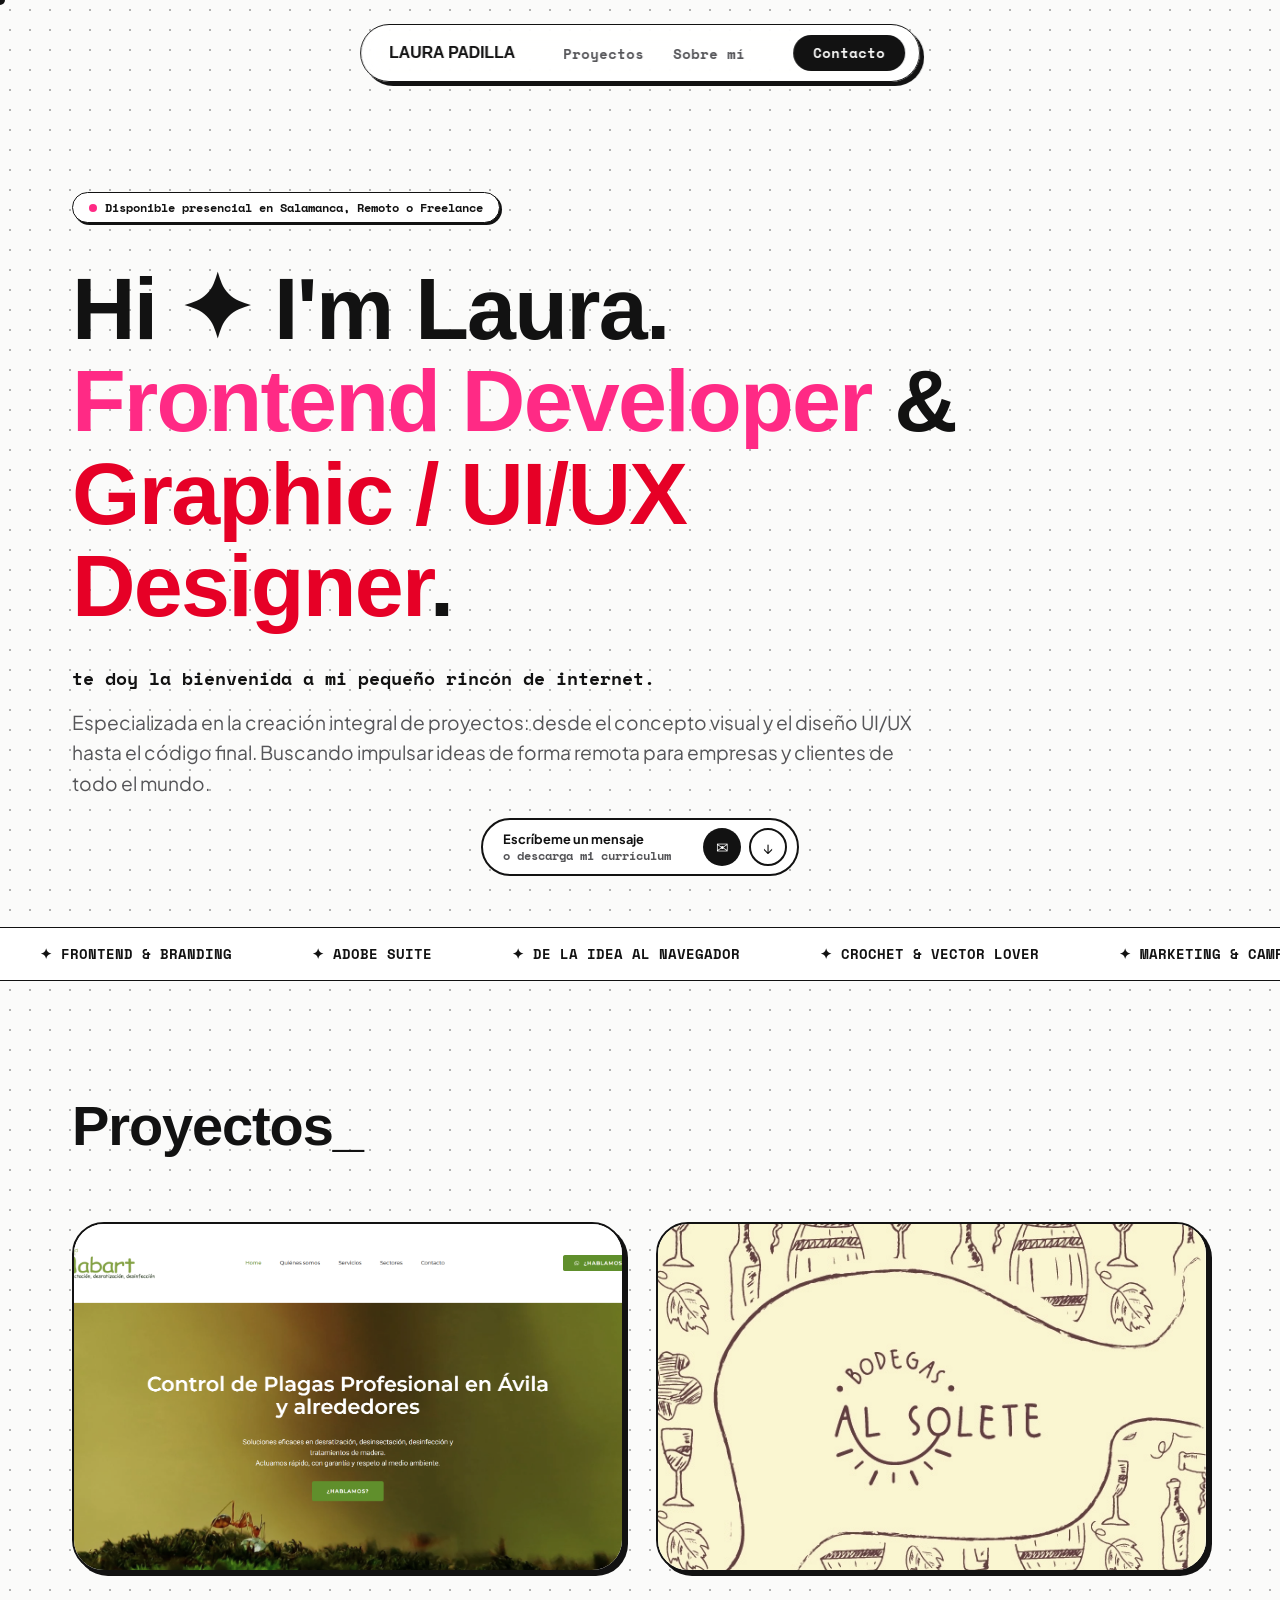
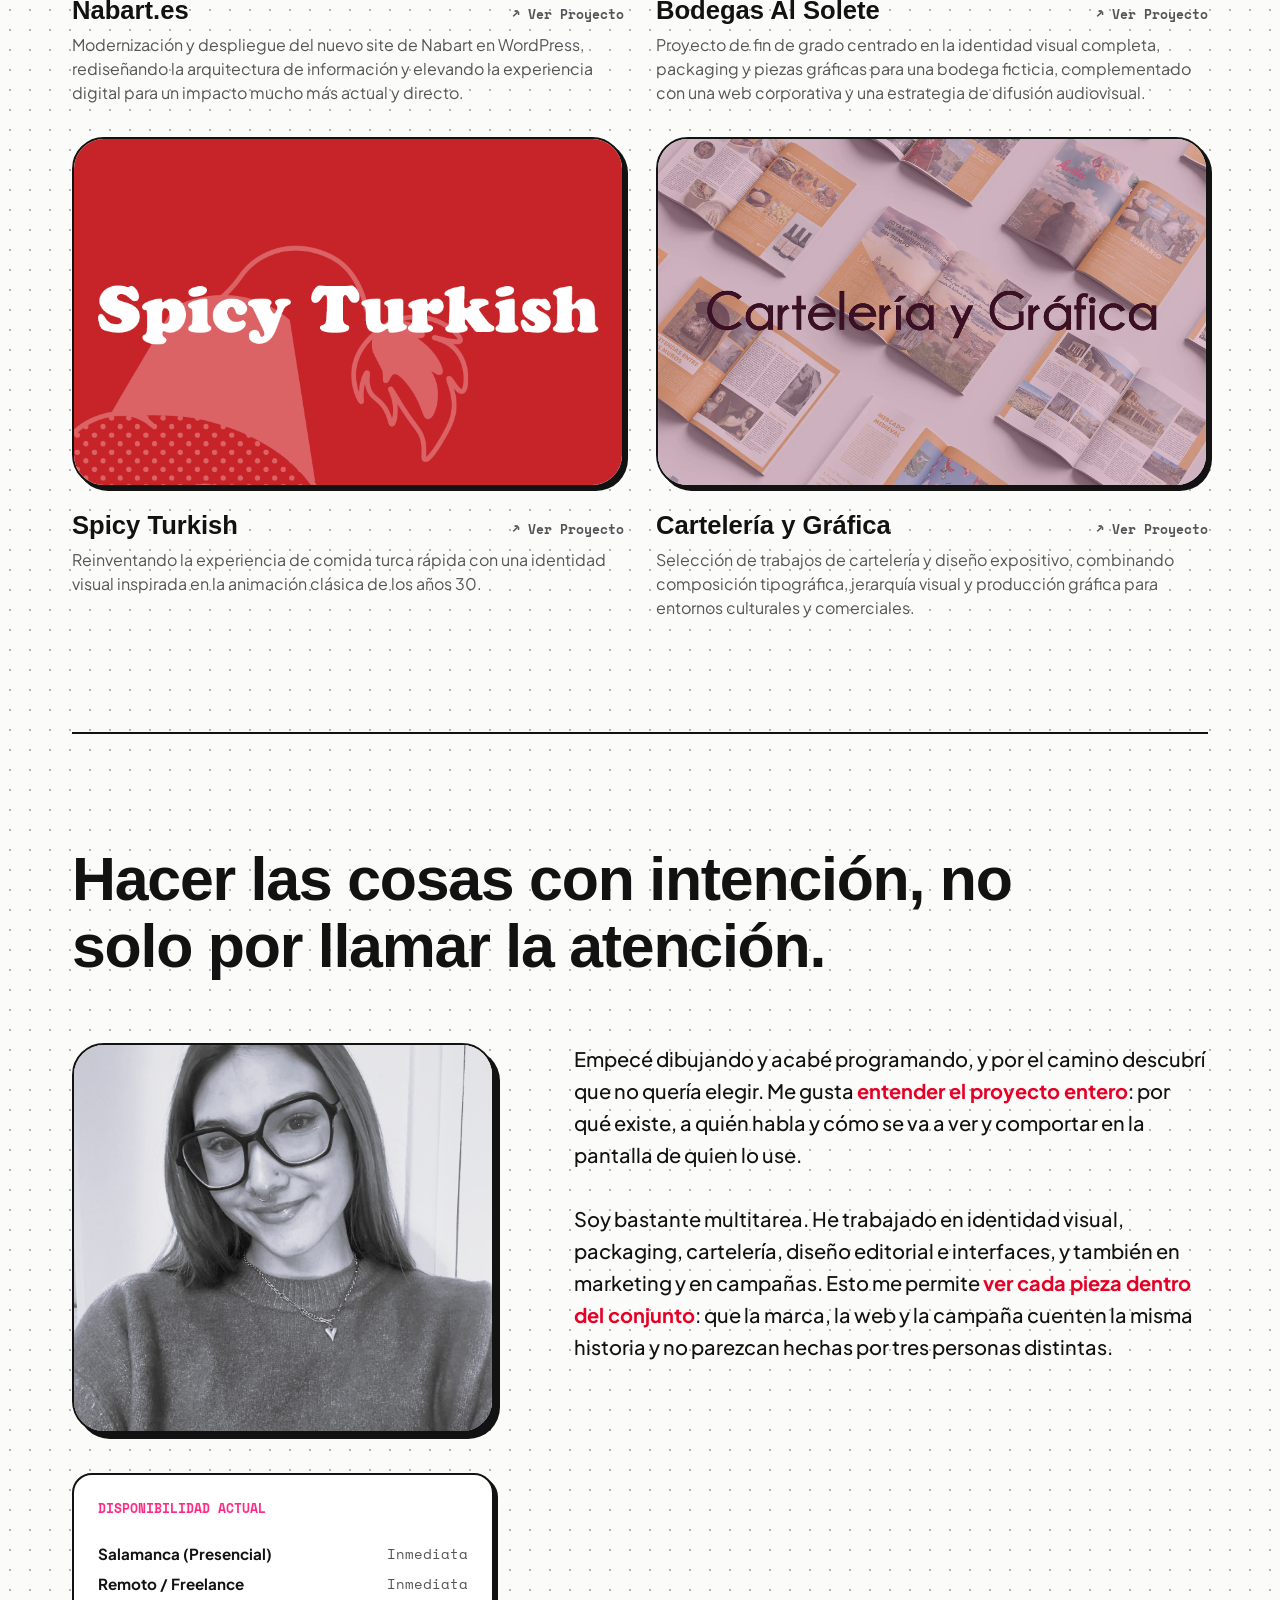
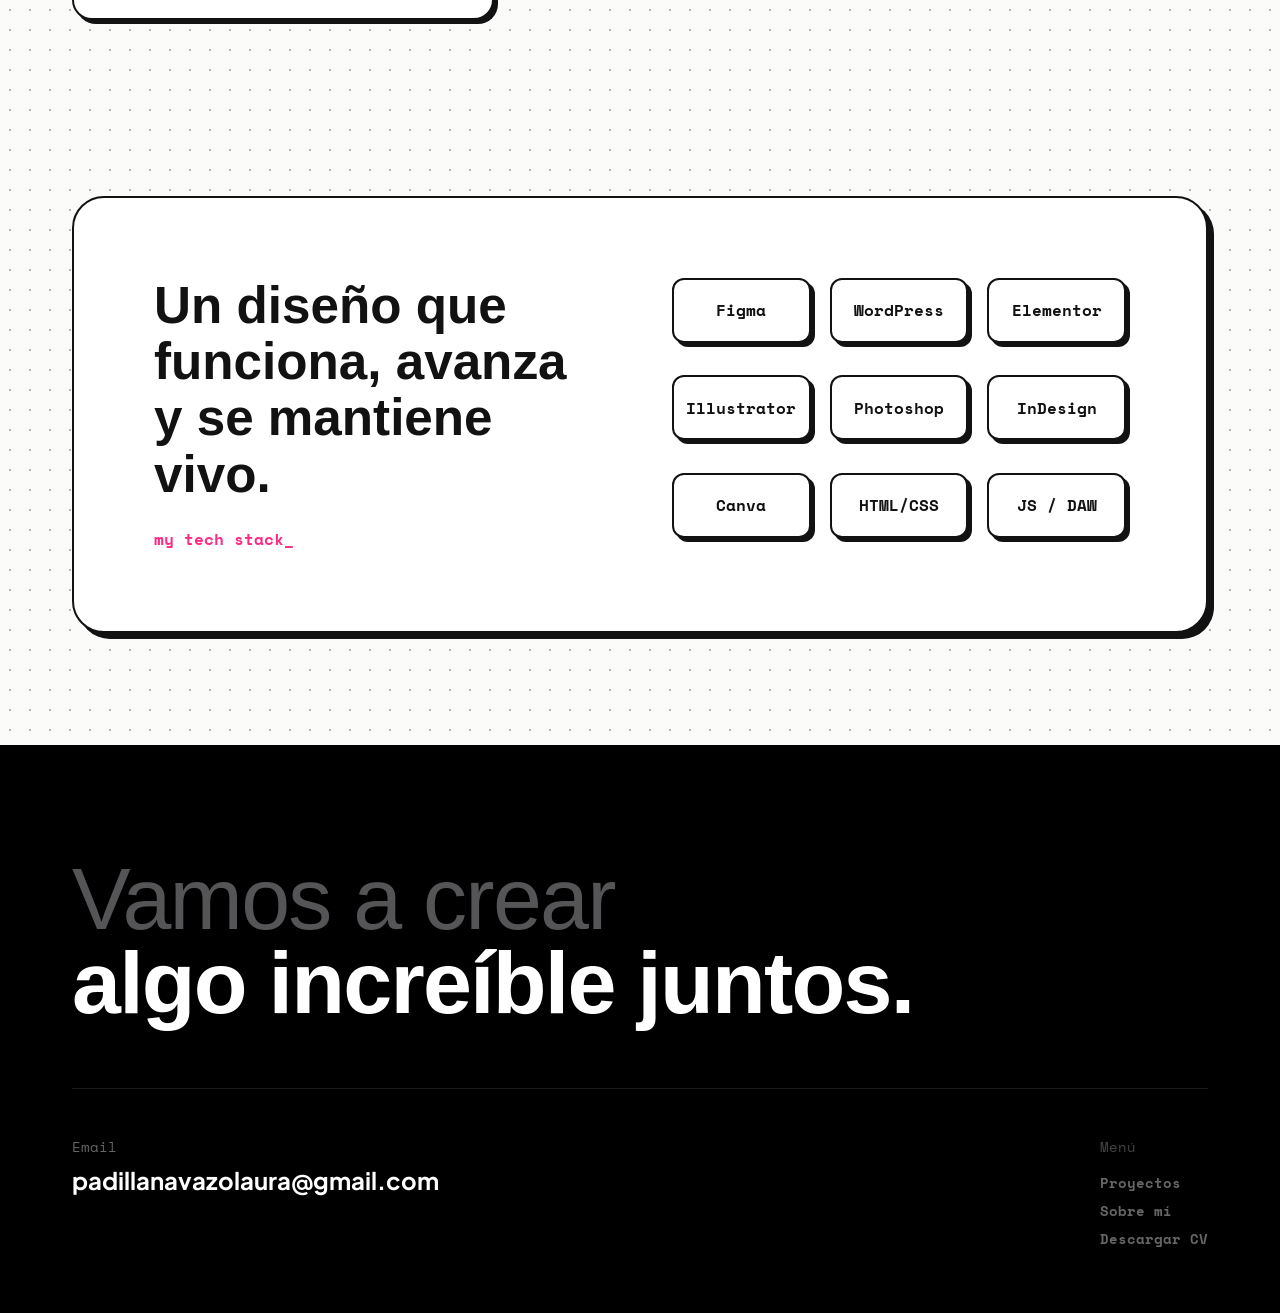
<file: index.html>
<!DOCTYPE html>
<html lang="es">
<head>
    <meta charset="UTF-8">
    <meta name="viewport" content="width=device-width, initial-scale=1.0">
    <title>Laura Padilla | Frontend Developer & Graphic Designer</title>
    <meta name="description" content="Portfolio de Laura Padilla, Frontend Developer y diseñadora gráfica y UI/UX en Salamanca. Webs, identidad visual, cartelería y packaging.">
    <meta property="og:type" content="website">
    <meta property="og:url" content="https://portfolio-laura-padilla.vercel.app/">
    <link rel="canonical" href="https://portfolio-laura-padilla.vercel.app/">
    <meta property="og:image" content="https://portfolio-laura-padilla.vercel.app/img/og-laura.jpg">
    <meta property="og:image:width" content="1200">
    <meta property="og:image:height" content="630">
    <meta name="twitter:card" content="summary_large_image">
    <meta property="og:title" content="Laura Padilla | Frontend Developer & Graphic Designer">
    <meta property="og:description" content="Portfolio de Laura Padilla, Frontend Developer y diseñadora gráfica y UI/UX en Salamanca. Webs, identidad visual, cartelería y packaging.">
    <link rel="icon" href="data:image/svg+xml,%3Csvg xmlns='http://www.w3.org/2000/svg' viewBox='0 0 100 100'%3E%3Ctext y='.9em' font-size='90' fill='%23FF2A85'%3E%E2%9C%A6%3C/text%3E%3C/svg%3E">
    <link href="https://api.fontshare.com/v2/css?f[]=clash-display@500,600,700&display=swap" rel="stylesheet">
    <link href="https://fonts.googleapis.com/css2?family=Plus+Jakarta+Sans:wght@400;500;600;700&family=Space+Mono&display=swap" rel="stylesheet">
    <link rel="stylesheet" href="style.css">
    <style>
        /* Estilos base de la rejilla de proyectos de 2 columnas */
        .clean-projects-columns-container {
            display: grid;
            grid-template-columns: repeat(2, 1fr);
            gap: 2rem;
        }

        /* --- CORRECCIONES FINALES MÓVIL (MENÚ Y SIMETRÍA) --- */
        @media (max-width: 768px) {
            body {
                overflow-x: hidden !important;
                margin: 0 !important;
                padding: 0 !important;
            }

            /* 1. Márgenes laterales estrictamente simétricos */
            .main-wrapper {
                padding-left: 1.25rem !important;
                padding-right: 1.25rem !important;
                width: 100% !important;
                box-sizing: border-box !important;
            }

            /* 2. Menú superior fijo para móvil: centrado, sin salirse y con aire uniforme */
            html {
                scroll-padding-top: 5rem;
            }
            .header-navbar {
                position: fixed !important;
                top: 0.75rem !important;
                left: 50% !important;
                right: auto !important;
                transform: translateX(-50%) !important;
                display: flex !important;
                justify-content: space-between !important;
                align-items: center !important;
                width: calc(100% - 2.5rem) !important;
                max-width: 100% !important;
                margin: 0 !important;
                padding: 0.6rem 1rem !important;
                box-sizing: border-box !important;
            }
            .nav-logo {
                font-size: 0.95rem !important;
                letter-spacing: -0.5px !important;
            }
            .nav-links {
                gap: 0.75rem !important;
                font-size: 0.75rem !important;
                padding-left: 0 !important;
                margin: 0 !important;
            }
            .nav-links a {
                font-size: 0.75rem !important;
            }
            .btn-connect {
                font-size: 0.75rem !important;
                padding: 6px 12px !important;
            }

            /* 3. Espaciado vertical equilibrado entre secciones */
            .hero-section {
                padding-top: 6rem !important;
                padding-bottom: 1.5rem !important;
            }
            .projects-grid-section, 
            .about-section-layout, 
            .stack-section-layout {
                margin-top: 1.5rem !important;
                margin-bottom: 1.5rem !important;
                padding-top: 1rem !important;
                padding-bottom: 1rem !important;
            }

            /* 4. Barra flotante inferior centrada */
            .floating-message-hub-bar {
                left: 50% !important;
                transform: translateX(-50%) !important;
                width: calc(100% - 2.5rem) !important;
                max-width: 400px !important;
                box-sizing: border-box !important;
                bottom: 1.2rem !important;
            }

            /* 5. Rejilla de proyectos a 1 columna */
            .clean-projects-columns-container {
                grid-template-columns: 1fr !important;
                gap: 1.5rem !important;
            }

            /* 6. Tamaños de títulos proporcionados */
            .hero-section h1, 
            .hero-info-block h1 {
                font-size: 2rem !important;
                line-height: 1.15 !important;
            }
            .about-section-layout h2 {
                font-size: 1.55rem !important;
                line-height: 1.2 !important;
            }
            .stack-title-side h3 {
                font-size: 1.4rem !important;
                line-height: 1.2 !important;
            }

            /* 7. Stack de tecnologías: 3 columnas simétricas y limpias */
            .stack-grid-icons-side {
                display: grid !important;
                grid-template-columns: repeat(3, 1fr) !important;
                gap: 0.4rem !important;
                width: 100% !important;
                box-sizing: border-box !important;
            }
            .icon-box-item {
                width: 100% !important;
                padding: 0.5rem 0.1rem !important;
                font-size: 0.7rem !important;
                box-sizing: border-box !important;
                text-align: center !important;
                border-radius: 10px !important;
                letter-spacing: -0.5px !important;
            }

            /* 8. Corregir el correo electrónico en el footer */
            .footer-contact-details .email-link {
                font-size: 0.92rem !important; 
                word-break: break-all !important; 
                display: inline-block !important;
                max-width: 100% !important;
            }

            /* 9. Centrar foto y tarjeta de disponibilidad */
            .about-split-columns {
                flex-direction: column !important;
                align-items: center !important;
                gap: 2rem !important;
            }
            .about-left-identity-card {
                width: 100% !important;
                display: flex !important;
                flex-direction: column !important;
                align-items: center !important;
            }
            .profile-portrait-frame, .mini-experience-card {
                width: 100% !important;
                max-width: 100% !important;
                box-sizing: border-box !important;
            }

            /* 10. Texto de estado superior */
            .status-pill span:not(.status-dot) {
                display: none !important;
            }
            .status-pill::after {
                content: "Disponible" !important;
                font-weight: 600;
            }
        }

        /* --- MÓVILES ESTRECHOS: el menú no cabe en una fila --- */
        @media (max-width: 480px) {
            /* Los enlaces siguen disponibles en el footer */
            .nav-links {
                display: none !important;
            }
            .footer-contact-details .email-link {
                word-break: normal !important;
                overflow-wrap: anywhere !important;
            }
        }
    </style>
</head>
<body>

    <div class="custom-cursor"></div>

    <!-- Modal de proyectos recolocado de forma limpia al inicio del DOM -->
    <div id="project-modal" class="project-modal-overlay">
        <div class="project-modal-window">
            <button class="modal-close-btn" onclick="closeProject()">×</button>
            <div id="modal-dynamic-content" class="modal-scroll-content"></div>
        </div>
    </div>

    <nav class="header-navbar">
        <a href="#" class="nav-logo">Laura Padilla</a>
        <ul class="nav-links">
            <li><a href="#work">Proyectos</a></li>
            <li><a href="#about">Sobre mí</a></li>
        </ul>
        <a href="#contact" class="btn-connect">Contacto</a>
    </nav>

    <div class="floating-message-hub-bar">
        <div class="msg-bar-text">
            Escríbeme un mensaje
            <span class="msg-bar-subtext">o descarga mi currículum</span>
        </div>
        <div style="display: flex; gap: 8px;">
            <a href="mailto:padillanavazolaura@gmail.com" class="msg-icon-circle-btn" title="Enviar Email">✉</a>
            <a href="CV-Laura-Padilla-Navazo-2026.pdf" class="download-icon-circle-btn" title="Ver o descargar CV" target="_blank" rel="noopener noreferrer">↓</a>
        </div>
    </div>

    <div class="main-wrapper">
        
        <section class="hero-section">
            <div class="hero-info-block">
                <div class="status-pill">
                    <span class="status-dot"></span>
                    <span>Disponible presencial en Salamanca, Remoto o Freelance</span>
                </div>
                <h1>Hi ✦ I'm Laura.<br><span>Frontend Developer</span> & <em>Graphic / UI/UX Designer</em>.</h1>
                <p class="hero-sub-msg">Te doy la bienvenida a mi pequeño rincón de internet.</p>
                <p class="hero-body-text">Especializada en la creación integral de proyectos: desde el concepto visual y el diseño UI/UX hasta el código final. Buscando impulsar ideas de forma remota para empresas y clientes de todo el mundo.</p>
            </div>
        </section>

        <div class="marquee-separator-line">
            <div class="marquee-track-flow">
                <span>✦ FRONTEND & BRANDING </span>
                <span>✦ ADOBE SUITE </span>
                <span>✦ DE LA IDEA AL NAVEGADOR </span>
                <span>✦ CROCHET & VECTOR LOVER </span>
                <span>✦ MARKETING & CAMPAÑAS </span>
                <span>✦ INTERFACES INTUITIVAS </span>
                <span>✦ WEBS A MEDIDA </span>
                <span>✦ FRONTEND & BRANDING </span>
                <span>✦ ADOBE SUITE </span>
                <span>✦ DE LA IDEA AL NAVEGADOR </span>
                <span>✦ CROCHET & VECTOR LOVER </span>
                <span>✦ MARKETING & CAMPAÑAS </span>
                <span>✦ INTERFACES INTUITIVAS </span>
                <span>✦ WEBS A MEDIDA </span>
            </div>
        </div>

        <section class="projects-grid-section" id="work">
            <h2 class="grid-main-headline">Proyectos_</h2>
            
            <div class="clean-projects-columns-container">
                
                <!-- Proyecto 1: Nabart -->
                <div class="symmetric-project-card" onclick="openProject('nabart')">
                    <div class="project-thumbnail-wrapper">
                        <span class="hover-peek-indicator">Ver Caso ↗</span>
                        <img src="img/portadanabart.png" alt="Nabart Web">
                    </div>
                    <div class="project-meta-row">
                        <h3 class="project-name-title">Nabart.es</h3>
                        <span class="inline-peek-action">↗ Ver Proyecto</span>
                    </div>
                    <p class="project-brief-line">Modernización y despliegue del nuevo site de Nabart en WordPress, rediseñando la arquitectura de información y elevando la experiencia digital para un impacto mucho más actual y directo.</p>
                </div>

                <!-- Proyecto 2: Bodegas Al Solete -->
                <div class="symmetric-project-card" onclick="openProject('solete')">
                    <div class="project-thumbnail-wrapper">
                        <span class="hover-peek-indicator">Ver Caso ↗</span>
                        <img src="img/portadaalsolete.webp" alt="Bodegas Al Solete">
                    </div>
                    <div class="project-meta-row">
                        <h3 class="project-name-title">Bodegas Al Solete</h3>
                        <span class="inline-peek-action">↗ Ver Proyecto</span>
                    </div>
                    <p class="project-brief-line">Proyecto de fin de grado centrado en la identidad visual completa, packaging y piezas gráficas para una bodega ficticia, complementado con una web corporativa y una estrategia de difusión audiovisual.</p>
                </div>

                <!-- Proyecto 3: Spicy Turkish -->
                <div class="symmetric-project-card" onclick="openProject('spicyturkish')">
                    <div class="project-thumbnail-wrapper">
                        <span class="hover-peek-indicator">Ver Caso ↗</span>
                        <img src="img/portadaspicy.png" alt="Spicy Turkish">
                    </div>
                    <div class="project-meta-row">
                        <h3 class="project-name-title">Spicy Turkish</h3>
                        <span class="inline-peek-action">↗ Ver Proyecto</span>
                    </div>
                    <p class="project-brief-line">Reinventando la experiencia de comida turca rápida con una identidad visual inspirada en la animación clásica de los años 30.</p>
                </div>

                <!-- Proyecto 4: Cartelería -->
                <div class="symmetric-project-card" onclick="openProject('carteleria')">
                    <div class="project-thumbnail-wrapper">
                        <span class="hover-peek-indicator">Ver Caso ↗</span>
                        <img src="img/portadacarteleria.webp" alt="Proyectos de Cartelería">
                    </div>
                    <div class="project-meta-row">
                        <h3 class="project-name-title">Cartelería y Gráfica</h3>
                        <span class="inline-peek-action">↗ Ver Proyecto</span>
                    </div>
                    <p class="project-brief-line">Selección de trabajos de cartelería y diseño expositivo, combinando composición tipográfica, jerarquía visual y producción gráfica para entornos culturales y comerciales.</p>
                </div>

            </div>
        </section>

        <section class="about-section-layout" id="about">
            <h2>Hacer las cosas con intención, no solo por llamar la atención.</h2>
            
            <div class="about-split-columns">
                
                <div class="about-left-identity-card">
                    <div class="profile-portrait-frame">
                        <img src="img/laura-bw.jpeg" alt="Laura Padilla - Diseñadora" class="bw-portrait">
                        <img src="img/laura-color.jpg" alt="Laura Padilla - Desarrolladora" class="color-portrait">
                    </div>

                    <div class="mini-experience-card">
                        <div class="exp-label-title">Disponibilidad Actual</div>
                        <div class="exp-row-item">
                            <span class="exp-role-name">Salamanca (Presencial)</span>
                            <span class="exp-timeline">Inmediata</span>
                        </div>
                        <div class="exp-row-item">
                            <span class="exp-role-name">Remoto / Freelance</span>
                            <span class="exp-timeline">Inmediata</span>
                        </div>
                    </div>
                </div>

                <div class="about-right-narrative-block">
                    <p>Empecé dibujando y acabé programando, y por el camino descubrí que no quería elegir. Me gusta <strong>entender el proyecto entero</strong>: por qué existe, a quién habla y cómo se va a ver y comportar en la pantalla de quien lo use.</p>
                    <p>Soy bastante multitarea. He trabajado en identidad visual, packaging, cartelería, diseño editorial e interfaces, y también en marketing y en campañas. Esto me permite <strong>ver cada pieza dentro del conjunto</strong>: que la marca, la web y la campaña cuenten la misma historia y no parezcan hechas por tres personas distintas.</p>
                </div>

            </div>
        </section>

        <section class="stack-section-layout">
            <div class="stack-title-side">
                <h3>Un diseño que funciona, avanza y se mantiene vivo.</h3>
                <p>my tech stack_</p>
            </div>
            <div class="stack-grid-icons-side">
                <div class="icon-box-item">Figma</div>
                <div class="icon-box-item">WordPress</div>
                <div class="icon-box-item">Elementor</div>
                <div class="icon-box-item">Illustrator</div>
                <div class="icon-box-item">Photoshop</div>
                <div class="icon-box-item">InDesign</div>
                <div class="icon-box-item">Canva</div>
                <div class="icon-box-item">HTML/CSS</div>
                <div class="icon-box-item">JS / DAW</div>
            </div>
        </section>

        <footer class="blackout-footer-block" id="contact">
            <div class="blackout-inner-content">
                <h2><span>Vamos a crear</span> algo increíble juntos.</h2>
                
                <div class="footer-columns-links-row">
                    <div class="footer-contact-details">
                        <p>Email</p>
                        <a href="mailto:padillanavazolaura@gmail.com" class="email-link">padillanavazolaura@gmail.com</a>
                    </div>
                    <div class="footer-mini-nav-links">
                        <p style="font-family: var(--font-mono); font-size: 0.85rem; color: #444; margin-bottom: 0.5rem;">Menú</p>
                        <a href="#work">Proyectos</a>
                        <a href="#about">Sobre mí</a>
                        <a href="CV-Laura-Padilla-Navazo-2026.pdf" target="_blank" rel="noopener noreferrer">Descargar CV</a>
                    </div>
                </div>
            </div>
        </footer>

    </div>

    <script src="main.js"></script>
    <div id="videoLightbox" class="video-lightbox-overlay" onclick="closeVideoModal()">
        <div class="video-lightbox-content" onclick="event.stopPropagation()">
            <button class="close-lightbox-btn" onclick="closeVideoModal()">✕</button>
            <div class="ratio-box-169">
                <iframe id="lightboxIframe" src="" allow="autoplay; fullscreen; picture-in-picture"></iframe>
            </div>
        </div>
    </div>

</body>
</html>
</file>
<file: style.css>
:root {
    --bg-color: #FBFBFA;
    --text-color: #121212;
    --text-muted: #555558;
    --accent-color: #FF2A85;   /* Tu rosa potente */
    --secondary-color: #E60026; /* Tu rojo vibrante */
    --border-light: rgba(18, 18, 18, 0.08);
    --font-title: 'Clash Display', sans-serif;
    --font-body: 'Plus Jakarta Sans', sans-serif;
    --font-mono: 'Space Mono', monospace;
}

* { 
    box-sizing: border-box; 
    margin: 0; 
    padding: 0; 
}

html {
    scroll-behavior: smooth;
}

body {
    background-color: var(--bg-color);
    background-image: radial-gradient(rgba(71, 71, 71, 0.4) 1px, transparent 1px);
    background-size: 20px 20px;
    color: var(--text-color);
    font-family: var(--font-body);
    overflow-x: hidden;
    -webkit-font-smoothing: antialiased;
}

/* Ocultamos el cursor del sistema operativo en toda la web */
html, body, a, button, .icon-box-item, .symmetric-project-card {
    cursor: none !important;
}

/* El punto negro personalizado */
.custom-cursor {
    width: 10px;
    height: 10px;
    background-color: #121212;
    border-radius: 50%;
    position: fixed;
    top: 0;
    left: 0;
    pointer-events: none;
    z-index: 9999;
    transform: translate(-50%, -50%);
    transition: width 0.22s cubic-bezier(0.175, 0.885, 0.32, 1.275), 
                height 0.22s cubic-bezier(0.175, 0.885, 0.32, 1.275), 
                background-color 0.2s ease,
                border-radius 0.2s ease;
}

/* --- NAVBAR FLOTANTE --- */
.header-navbar {
    position: fixed;
    top: 24px;
    left: 50%;
    transform: translateX(-50%);
    background: rgba(255, 255, 255, 0.85);
    border: 1.5px solid var(--text-color);
    backdrop-filter: blur(12px);
    -webkit-backdrop-filter: blur(12px);
    padding: 10px 14px 10px 28px;
    border-radius: 30px;
    display: flex;
    align-items: center;
    gap: 3rem;
    z-index: 100;
    box-shadow: 4px 4px 0px var(--text-color);
}

.nav-logo { 
    font-family: var(--font-title); 
    font-weight: 700; 
    font-size: 1rem; 
    letter-spacing: -0.01em; 
    text-transform: uppercase;
    text-decoration: none;
    color: var(--text-color);
    transition: color 0.2s;
}
.nav-logo:hover { color: var(--accent-color); }

.nav-links { display: flex; gap: 1.8rem; list-style: none; }
.nav-links a { text-decoration: none; color: var(--text-muted); font-size: 0.85rem; font-weight: 600; transition: color 0.2s; font-family: var(--font-mono); }
.nav-links a:hover { color: var(--accent-color); }

.btn-connect { background: var(--text-color); color: var(--bg-color); padding: 8px 20px; border-radius: 20px; text-decoration: none; font-size: 0.85rem; font-weight: 600; transition: all 0.2s; font-family: var(--font-mono); }
.btn-connect:hover { background: var(--accent-color); color: white; }

.main-wrapper { max-width: 1200px; margin: 0 auto; padding: 0 2rem; }

/* --- HERO --- */
.hero-section {
    padding: 12rem 0 6rem 0;
    display: flex;
    flex-direction: column;
    align-items: flex-start;
    text-align: left;
}

.hero-info-block { width: 100%; max-width: 1000px; }
.status-pill { display: inline-flex; align-items: center; gap: 8px; background: white; border: 1.5px solid var(--text-color); padding: 6px 16px; border-radius: 20px; font-size: 0.75rem; font-weight: 700; color: var(--text-color); font-family: var(--font-mono); box-shadow: 2px 2px 0px var(--text-color); margin-bottom: 2.5rem; }
.status-dot { width: 8px; height: 8px; background-color: var(--accent-color); border-radius: 50%; animation: pulse 2s infinite; }

@keyframes pulse { 0% { transform: scale(0.9); opacity: 1; } 50% { transform: scale(1.2); opacity: 0.5; } 100% { transform: scale(0.9); opacity: 1; } }

.hero-info-block h1 { font-family: var(--font-title); font-size: 5.5rem; font-weight: 700; line-height: 1.05; letter-spacing: -0.02em; margin-bottom: 2rem; }
.hero-info-block h1 span { color: var(--accent-color); }
.hero-info-block h1 em { font-style: normal; color: var(--secondary-color); }

.hero-sub-msg { font-family: var(--font-mono); font-size: 1.1rem; color: var(--text-color); font-weight: 600; margin-bottom: 1rem; text-transform: lowercase; }
.hero-body-text { font-size: 1.2rem; color: var(--text-muted); line-height: 1.6; max-width: 85%; }

/* --- MARQUEE --- */
.marquee-separator-line {
    width: 100vw; margin-left: calc(-50vw + 50%); border-top: 1.5px solid var(--text-color); border-bottom: 1.5px solid var(--text-color); padding: 1rem 0; overflow: hidden; background: white; display: flex; margin-top: 2rem;
}
.marquee-track-flow { display: flex; white-space: nowrap; animation: marqueeAnimation linear infinite 25s; }
.marquee-track-flow span { font-family: var(--font-mono); font-size: 0.85rem; font-weight: 700; color: var(--text-color); padding: 0 2.5rem; }

@keyframes marqueeAnimation { 0% { transform: translateX(0%); } 100% { transform: translateX(-50%); } }

/* --- PROYECTOS --- */
.projects-grid-section { padding: 7rem 0; }
.grid-main-headline { font-family: var(--font-title); font-size: 3.5rem; font-weight: 700; margin-bottom: 4rem; letter-spacing: -0.02em; }

.clean-projects-columns-container { display: grid; grid-template-columns: repeat(2, 1fr); gap: 4rem 3rem; }
.symmetric-project-card { display: flex; flex-direction: column; color: inherit; }

.project-thumbnail-wrapper { 
    width: 100%; height: 350px; border-radius: 32px; overflow: hidden; background: white; position: relative; margin-bottom: 1.5rem; 
    border: 2px solid var(--text-color); box-shadow: 4px 4px 0px var(--text-color);
    transition: all 0.4s cubic-bezier(0.25, 1, 0.2, 1);
}
.project-thumbnail-wrapper img { width: 100%; height: 100%; object-fit: cover; filter: grayscale(20%); transition: transform 0.5s ease; }

.symmetric-project-card:hover .project-thumbnail-wrapper { border-color: var(--accent-color); box-shadow: 8px 8px 0px var(--secondary-color); transform: translateY(-4px); }
.symmetric-project-card:hover .project-thumbnail-wrapper img { transform: scale(1.03); filter: grayscale(0%); }

.hover-peek-indicator { position: absolute; top: 20px; right: 20px; background: var(--text-color); color: white; font-family: var(--font-mono); padding: 6px 14px; border-radius: 20px; font-size: 0.75rem; font-weight: bold; opacity: 0; transform: translateY(5px); transition: all 0.3s ease; }
.symmetric-project-card:hover .hover-peek-indicator { opacity: 1; transform: translateY(0); background: var(--accent-color); }

.project-meta-row { display: flex; justify-content: space-between; align-items: baseline; margin-bottom: 0.5rem; }
.project-name-title { font-family: var(--font-title); font-size: 1.6rem; font-weight: 700; transition: color 0.2s; }
.symmetric-project-card:hover .project-name-title { color: var(--accent-color); }
.inline-peek-action { font-family: var(--font-mono); font-size: 0.8rem; color: var(--text-muted); font-weight: bold; }
.project-brief-line { font-size: 1rem; color: var(--text-muted); line-height: 1.5; }

/* --- ABOUT (SOBRE MÍ) --- */
.about-section-layout { padding: 7rem 0; border-top: 2px solid var(--text-color); }
.about-section-layout h2 { font-family: var(--font-title); font-size: 3.8rem; font-weight: 700; line-height: 1.1; margin-bottom: 4rem; letter-spacing: -0.02em; max-width: 85%; }

.about-split-columns { display: flex; gap: 5rem; align-items: flex-start; }
.about-left-identity-card { flex: 0.8; display: flex; flex-direction: column; gap: 2.5rem; }

.profile-portrait-frame { 
    width: 100%; height: 390px; border-radius: 32px; overflow: hidden; background: #eee; position: relative;
    border: 2px solid var(--text-color); box-shadow: 6px 6px 0px var(--text-color);
}

.profile-portrait-frame img { 
    width: 100%; height: 100%; object-fit: cover; position: absolute; top: 0; left: 0;
    transition: opacity 0.5s cubic-bezier(0.25, 1, 0.2, 1), transform 0.5s ease;
}

.bw-portrait { z-index: 2; opacity: 1; }
.color-portrait { z-index: 1; }

.profile-portrait-frame:hover .bw-portrait { opacity: 0; }
.profile-portrait-frame:hover .color-portrait { transform: scale(1.04); }

.mini-experience-card { background: white; border: 2px solid var(--text-color); border-radius: 20px; padding: 1.5rem; box-shadow: 4px 4px 0px var(--text-color); }
.exp-label-title { font-family: var(--font-mono); font-size: 0.8rem; font-weight: 700; color: var(--accent-color); margin-bottom: 1rem; text-transform: uppercase; }
.exp-row-item { display: flex; justify-content: space-between; font-size: 0.95rem; padding-top: 0.6rem; }
.exp-role-name { font-weight: 700; color: var(--text-color); }
.exp-timeline { font-family: var(--font-mono); color: var(--text-muted); font-size: 0.85rem; }

.about-right-narrative-block { flex: 1.2; display: flex; flex-direction: column; gap: 2rem; }
.about-right-narrative-block p { font-size: 1.25rem; line-height: 1.6; color: #121212; font-weight: 500; }
.about-right-narrative-block p strong { font-weight: 700; color: var(--secondary-color); }

/* --- TECH STACK --- */
.stack-section-layout { 
    padding: 5rem; border: 2px solid var(--text-color); border-radius: 32px; display: flex; gap: 4rem; margin: 4rem 0 7rem 0;
    background-color: #ffffff;
    box-shadow: 6px 6px 0px var(--text-color);
}
.stack-title-side { flex: 1; }
.stack-title-side h3 { font-family: var(--font-title); font-size: 3.2rem; font-weight: 700; line-height: 1.1; margin-bottom: 1.5rem; }
.stack-title-side p { font-family: var(--font-mono); font-size: 1rem; color: var(--accent-color); font-weight: bold; }

.stack-grid-icons-side { 
    flex: 1; 
    display: grid; 
    grid-template-columns: repeat(3, 1fr); 
    gap: 1.2rem;                
}

.icon-box-item { 
    height: 65px; 
    background-color: #ffffff !important; 
    border: 2px solid var(--text-color) !important; 
    border-radius: 12px !important; 
    display: flex; 
    align-items: center; 
    justify-content: center; 
    font-family: var(--font-mono); 
    font-weight: 700; 
    font-size: 1rem; 
    color: var(--text-color); 
    box-shadow: 4px 4px 0px var(--text-color) !important; 
    position: relative;
    z-index: 1;
    transition: all 0.2s cubic-bezier(0.25, 1, 0.2, 1);
    pointer-events: auto !important;
}

.icon-box-item:hover {
    color: var(--accent-color) !important;
    border-color: var(--accent-color) !important;
    transform: translate(-2px, -2px);
    box-shadow: 6px 6px 0px var(--text-color) !important;
}

/* --- PÍLDORA FLOTANTE INFERIOR DE CONTACTO --- */
.floating-message-hub-bar {
    position: fixed; 
    bottom: 24px; 
    left: 50%; 
    transform: translateX(-50%); 
    background: white; 
    border: 2px solid var(--text-color); 
    padding: 8px 10px 8px 20px; 
    border-radius: 30px; 
    display: flex; 
    align-items: center; 
    gap: 2rem; 
    z-index: 5000;                
    pointer-events: auto !important; 
}

.msg-bar-text { font-size: 0.8rem; color: var(--text-color); font-weight: 700; display: flex; flex-direction: column; font-family: var(--font-body); }
.msg-bar-subtext { font-size: 0.75rem; color: var(--text-muted); font-family: var(--font-mono); }

.msg-icon-circle-btn { 
    width: 38px; height: 38px; background: var(--text-color); border-radius: 50%; display: flex; align-items: center; justify-content: center; color: white; text-decoration: none; transition: background 0.2s ease; font-size: 0.95rem; 
    pointer-events: auto !important;
}
.msg-icon-circle-btn:hover { background: var(--accent-color); }

.download-icon-circle-btn { 
    width: 38px; height: 38px; background: transparent; border: 2px solid var(--text-color); border-radius: 50%; display: flex; align-items: center; justify-content: center; color: var(--text-color); text-decoration: none; transition: all 0.2s ease; font-size: 0.95rem; 
    pointer-events: auto !important;
}
.download-icon-circle-btn:hover { background: var(--secondary-color); color: white; border-color: var(--secondary-color); }

/* --- FOOTER --- */
.blackout-footer-block { background-color: #000; color: #fff; padding: 7rem 0 4rem 0; width: 100vw; margin-left: calc(-50vw + 50%); }
.blackout-inner-content { max-width: 1200px; margin: 0 auto; padding: 0 2rem; }
.blackout-inner-content h2 { font-family: var(--font-title); font-size: 5.5rem; font-weight: 700; line-height: 0.95; letter-spacing: -0.02em; margin-bottom: 4rem; }
.blackout-inner-content h2 span { color: #555558; font-weight: 500; display: block; }

.footer-columns-links-row { display: flex; justify-content: space-between; border-top: 1px solid rgba(255,255,255,0.1); padding-top: 3rem; }
.footer-contact-details p { font-family: var(--font-mono); font-size: 0.85rem; color: #666; margin-bottom: 0.5rem; }
.footer-contact-details a.email-link { font-size: 1.5rem; color: #fff; text-decoration: none; font-weight: 700; transition: color 0.2s; }
.footer-contact-details a.email-link:hover { color: var(--accent-color); }

.footer-mini-nav-links { display: flex; flex-direction: column; gap: 0.5rem; }
.footer-mini-nav-links a { text-decoration: none; color: #666; font-size: 0.85rem; font-weight: 600; transition: color 0.2s; font-family: var(--font-mono); }
.footer-mini-nav-links a:hover { color: #fff; }

/* ==========================================================================
   --- MODAL DE CASOS Y LIGHTBOX (OCULTOS POR DEFECTO EN LA INDEX) ---
   ========================================================================== */

.project-modal-overlay,
.video-lightbox-overlay {
    position: fixed; 
    top: 0; 
    left: 0; 
    width: 100vw; 
    height: 100vh;
    height: 100dvh;
    background-color: rgba(18, 18, 18, 0.4);
    backdrop-filter: blur(4px); 
    z-index: 6000; 
    display: flex; 
    align-items: center; 
    justify-content: center; 
    opacity: 0; 
    visibility: hidden; /* <-- Oculta el bloque por completo en la página principal */
    pointer-events: none; 
    transition: opacity 0.4s cubic-bezier(0.25, 1, 0.2, 1), visibility 0.4s;
}

/* Estado activo cuando se abren mediante la clase .is-active */
.project-modal-overlay.is-active,
.video-lightbox-overlay.is-active { 
    opacity: 1; 
    visibility: visible; /* <-- Se muestra perfectamente en los proyectos interiores */
    pointer-events: auto; 
}

.project-modal-window {
    position: absolute; top: 32px; left: 32px; right: 32px; bottom: 32px; background-color: #ffffff; border: 3px solid #121212; border-radius: 24px; box-shadow: 12px 12px 0px #121212; overflow: hidden; display: flex; flex-direction: column; transform: scale(0.96) translateY(20px); transition: transform 0.4s cubic-bezier(0.25, 1, 0.2, 1);
}
.project-modal-overlay.is-active .project-modal-window { transform: scale(1) translateY(0); }
.modal-scroll-content { flex: 1; overflow-y: auto; padding: 4rem 3rem; background-image: radial-gradient(rgba(18, 18, 18, 0.04) 1.5px, transparent 1.5px); background-size: 16px 16px; }
.modal-close-btn { position: absolute; top: 24px; right: 24px; width: 45px; height: 45px; background: #ffffff; border: 2px solid #121212; border-radius: 50%; font-size: 1.8rem; font-weight: 700; line-height: 40px; color: #121212; text-align: center; box-shadow: 3px 3px 0px #121212; transition: all 0.2s ease; z-index: 10; }
.modal-close-btn:hover { background: var(--accent-color); color: white; transform: translate(-2px, -2px); box-shadow: 5px 5px 0px #121212; }

/* --- LIGHTBOX DE VÍDEOS --- */
.video-lightbox-content {
    width: 90%;
    max-width: 900px;
    background: #121212;
    border: 3px solid #121212;
    border-radius: 24px;
    padding: 2rem;
    position: relative;
    box-shadow: 12px 12px 0px rgba(0,0,0,0.2);
}

.ratio-box-169 {
    position: relative;
    width: 100%;
    padding-bottom: 56.25%; /* Relación de aspecto 16:9 */
}

.ratio-box-169 iframe {
    position: absolute;
    top: 0;
    left: 0;
    width: 100%;
    height: 100%;
    border: none;
}

.close-lightbox-btn {
    position: absolute;
    top: -15px;
    right: -15px;
    width: 40px;
    height: 40px;
    background: #ffffff;
    border: 2px solid #121212;
    border-radius: 50%;
    font-size: 1.2rem;
    font-weight: bold;
    cursor: pointer;
    display: flex;
    align-items: center;
    justify-content: center;
    box-shadow: 3px 3px 0px #121212;
    z-index: 20;
}

.close-lightbox-btn:hover {
    background: var(--accent-color);
    color: white;
}

/* ==========================================================================
   --- RESPONSIVE ---
   ========================================================================== */

/* Dispositivos táctiles: sin cursor personalizado, cursor nativo */
@media (hover: none), (pointer: coarse) {
    .custom-cursor { display: none; }
    html, body, a, button, .icon-box-item, .symmetric-project-card { cursor: auto !important; }
    a, button, .symmetric-project-card { cursor: pointer !important; }
}

/* Tablet horizontal / portátiles pequeños */
@media (max-width: 1100px) {
    .hero-info-block h1 { font-size: 4.4rem; }
    .blackout-inner-content h2 { font-size: 4.4rem; }
    .about-section-layout h2 { font-size: 3.2rem; }
    .about-split-columns { gap: 3rem; }
    .stack-section-layout { padding: 3.5rem; gap: 3rem; }
    .stack-title-side h3 { font-size: 2.6rem; }
    .project-thumbnail-wrapper { height: 300px; }
}

@media (max-width: 900px) {
    .header-navbar { width: 92%; gap: 1rem; padding: 8px 12px 8px 18px; justify-content: space-between; }
    .hero-section { padding-top: 9rem; }
    .hero-info-block h1 { font-size: 3.5rem; }
    .hero-body-text { max-width: 100%; }
    .clean-projects-columns-container { grid-template-columns: 1fr; }
    .project-thumbnail-wrapper { height: 340px; }
    .grid-main-headline { font-size: 2.8rem; margin-bottom: 2.5rem; }
    .projects-grid-section, .about-section-layout { padding: 5rem 0; }
    .about-section-layout h2 { font-size: 2.6rem; max-width: 100%; margin-bottom: 2.5rem; }
    .stack-section-layout { flex-direction: column; padding: 2rem; gap: 2rem; }
    .stack-title-side h3 { font-size: 2.2rem; }
    .about-split-columns { flex-direction: column; gap: 3rem; }
    .about-left-identity-card { width: 100%; }
    .profile-portrait-frame { height: 460px; }
    .blackout-footer-block { padding: 5rem 0 8rem 0; }
    .blackout-inner-content h2 { font-size: 3.5rem; margin-bottom: 3rem; }
    .footer-columns-links-row { flex-direction: column; gap: 2rem; }

    /* Modal de proyectos: ID para ganar a los estilos inyectados por cada ficha */
    #project-modal .project-modal-window {
        top: 12px !important; left: 12px !important; right: 12px !important; bottom: 12px !important;
        width: auto !important; max-width: none !important; margin: 0 !important;
        box-shadow: 6px 6px 0px #121212;
    }
    #project-modal .modal-scroll-content { padding: 5rem 1.5rem 3rem 1.5rem !important; }
    #project-modal .project-case-container { width: 100% !important; margin: 0 auto !important; }
    #project-modal .bento-card-text h3 { font-size: 2.8rem !important; }
    #project-modal .video-thumbnail-box { height: 300px !important; }
}

@media (max-width: 600px) {
    .hero-sub-msg { font-size: 0.95rem; }
    .hero-body-text { font-size: 1.02rem; }
    .marquee-separator-line { padding: 0.8rem 0; }
    .marquee-track-flow span { font-size: 0.75rem; padding: 0 1.4rem; }

    .project-thumbnail-wrapper { height: 230px; border-radius: 24px; margin-bottom: 1.1rem; }
    .project-meta-row { flex-wrap: wrap; gap: 0.25rem 1rem; }
    .project-name-title { font-size: 1.35rem; }
    .project-brief-line { font-size: 0.95rem; }

    .profile-portrait-frame { height: 360px; border-radius: 24px; box-shadow: 4px 4px 0px var(--text-color); }
    .exp-row-item { flex-wrap: wrap; gap: 0.2rem 1rem; font-size: 0.9rem; }
    .about-right-narrative-block { gap: 1.25rem; }
    .about-right-narrative-block p { font-size: 1.05rem; }

    .stack-section-layout { padding: 1.5rem; border-radius: 24px; box-shadow: 4px 4px 0px var(--text-color); }
    .icon-box-item { height: 52px; }

    .floating-message-hub-bar { gap: 1rem; justify-content: space-between; padding: 6px 8px 6px 16px; }
    .msg-bar-text { font-size: 0.75rem; }
    .msg-bar-subtext { font-size: 0.68rem; }

    .blackout-footer-block { padding: 4rem 0 7.5rem 0; }
    .blackout-inner-content { padding: 0 1.25rem; }
    .blackout-inner-content h2 { font-size: 2.5rem; line-height: 1; margin-bottom: 2.5rem; }
    .footer-columns-links-row { padding-top: 2rem; }

    /* Modal y fichas de proyecto */
    #project-modal .project-modal-window {
        top: 8px !important; left: 8px !important; right: 8px !important; bottom: 8px !important;
        border-width: 2px; border-radius: 18px; box-shadow: 4px 4px 0px #121212;
    }
    #project-modal .modal-scroll-content { padding: 4.5rem 0.9rem 2rem 0.9rem !important; }
    #project-modal .project-case-container { gap: 1.25rem !important; }
    #project-modal .bento-card-text { padding: 1.5rem 1.25rem !important; border-radius: 18px !important; }
    #project-modal .bento-card-text h3 { font-size: clamp(1.8rem, 9vw, 2.4rem) !important; overflow-wrap: anywhere; }
    #project-modal .bento-card-text a { font-size: 0.95rem !important; }
    #project-modal .long-scroll-container,
    #project-modal .cartel-item-card,
    #project-modal .video-interactive-card { border-radius: 18px !important; box-shadow: 4px 4px 0px #121212 !important; }
    #project-modal .cartel-info-row { padding: 1.1rem; }
    #project-modal .video-thumbnail-box { height: 220px !important; }
    #project-modal .play-video-btn { padding: 10px 18px !important; font-size: 0.8rem !important; }
    #project-modal .video-caption { padding: 1rem !important; }
    .modal-close-btn { top: 12px; right: 12px; width: 40px; height: 40px; font-size: 1.5rem; line-height: 35px; }

    /* Lightbox de vídeo */
    #videoLightbox { padding: 0.75rem; }
    #videoLightbox .video-lightbox-content { width: 100%; padding: 0; border-radius: 16px; box-shadow: 4px 4px 0px var(--accent-color); }
    #videoLightbox .close-lightbox-btn { top: 8px; right: 8px; width: 34px; height: 34px; font-size: 1rem; }
}
</file>
